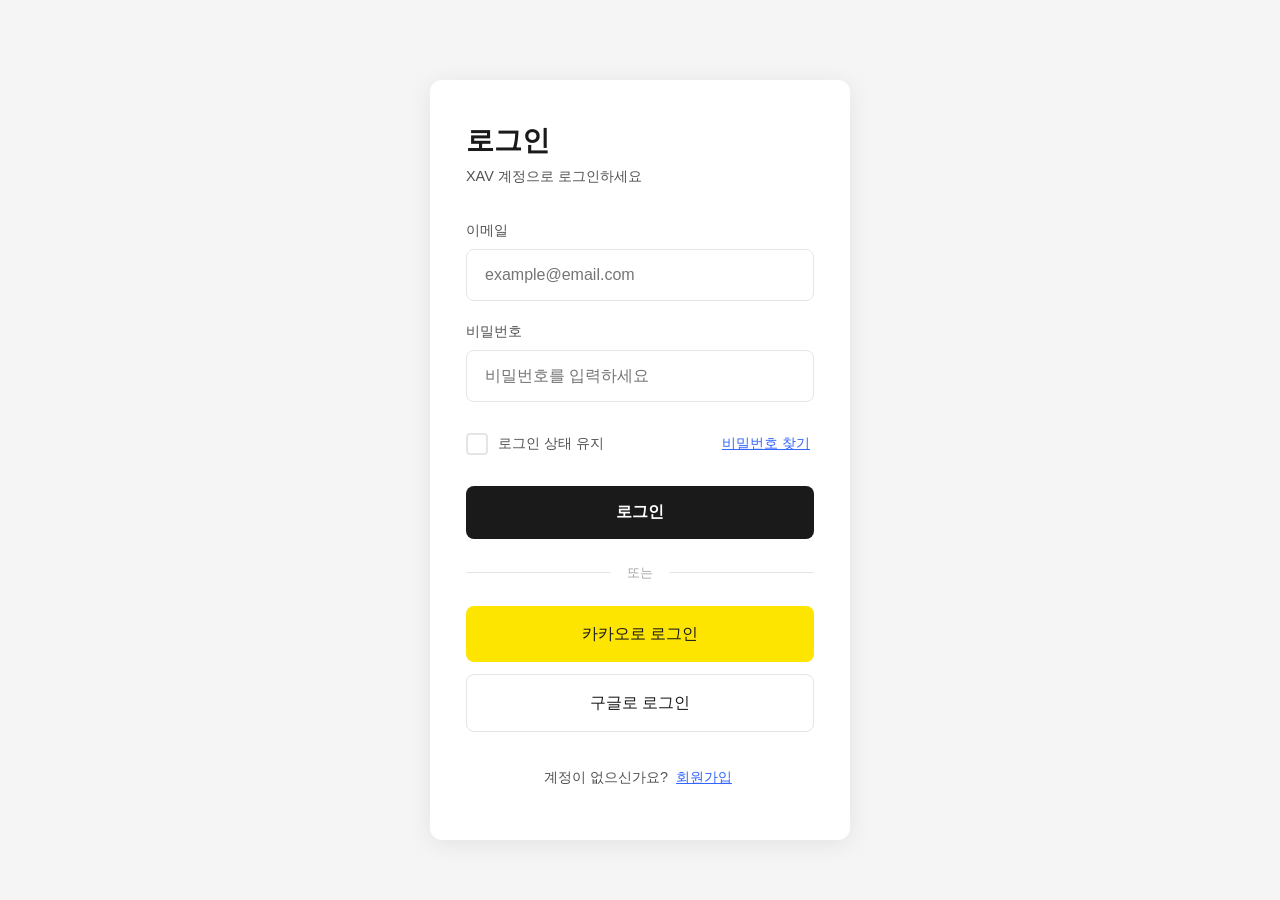
<file: login.html>
<!DOCTYPE html>
<html lang="ko">
<head>
    <meta charset="UTF-8">
    <meta name="viewport" content="width=device-width, initial-scale=1.0, maximum-scale=5.0, user-scalable=yes, viewport-fit=cover, interactive-widget=resizes-content">
    <meta name="theme-color" content="#1a1a1a">
    <title>로그인 - XAV</title>
    <link rel="stylesheet" href="css/login.css">
</head>
<body>
    <main class="login-container">
        <div class="login-card">
            <h1 class="login-title">로그인</h1>
            <p class="login-subtitle">XAV 계정으로 로그인하세요</p>

            <form class="login-form" action="#" method="post" autocomplete="on">
                <div class="input-group">
                    <label for="email">이메일</label>
                    <input 
                        type="email" 
                        id="email" 
                        name="email" 
                        placeholder="example@email.com" 
                        required 
                        autocomplete="email"
                        inputmode="email"
                    >
                </div>
                <div class="input-group">
                    <label for="password">비밀번호</label>
                    <input 
                        type="password" 
                        id="password" 
                        name="password" 
                        placeholder="비밀번호를 입력하세요" 
                        required 
                        autocomplete="current-password"
                        minlength="8"
                    >
                </div>
                <div class="form-options">
                    <label class="checkbox-wrap">
                        <input type="checkbox" name="remember" class="checkbox-input">
                        <span class="checkbox-custom"></span>
                        <span class="checkbox-label">로그인 상태 유지</span>
                    </label>
                    <a href="#find-password" class="link-text">비밀번호 찾기</a>
                </div>
                <button type="submit" class="btn-login">로그인</button>
            </form>

            <div class="divider">
                <span>또는</span>
            </div>

            <div class="social-buttons">
                <a href="#" class="btn-social" aria-label="카카오 로그인">
                    <span class="btn-social-text">카카오로 로그인</span>
                </a>
                <a href="#" class="btn-social btn-social-google" aria-label="구글 로그인">
                    <span class="btn-social-text">구글로 로그인</span>
                </a>
            </div>

            <p class="signup-link">
                계정이 없으신가요? <a href="#signup">회원가입</a>
            </p>
        </div>
    </main>
</body>
</html>
</file>
<file: css/login.css>
/* ===== 로그인 페이지 - 반응형 ===== */
/* 빠른 로딩: 시스템 폰트, 최소 의존성 */

* {
    margin: 0;
    padding: 0;
    box-sizing: border-box;
}

:root {
    --black: #1a1a1a;
    --white: #ffffff;
    --gray-100: #f5f5f5;
    --gray-200: #e5e5e5;
    --gray-400: #a3a3a3;
    --gray-600: #525252;
    --blue: #3366FF;
    --touch-min: 44px;
    --radius: 12px;
    --shadow: 0 4px 24px rgba(0, 0, 0, 0.08);
}

html {
    -webkit-text-size-adjust: 100%;
    -webkit-tap-highlight-color: transparent;
}

body {
    font-family: -apple-system, BlinkMacSystemFont, 'Segoe UI', Roboto, sans-serif;
    font-size: 16px;
    line-height: 1.5;
    color: var(--black);
    background: var(--gray-100);
    min-height: 100vh;
    min-height: 100dvh;
    display: flex;
    align-items: center;
    justify-content: center;
    padding: 20px;
    padding-bottom: env(safe-area-inset-bottom, 20px);
}

/* 모바일 키보드: 입력 시 레이아웃 유지 */
@supports (min-height: 100dvh) {
    body {
        min-height: 100dvh;
    }
}

.login-container {
    width: 100%;
    max-width: 420px;
    flex-shrink: 0;
}

.login-card {
    background: var(--white);
    border-radius: var(--radius);
    box-shadow: var(--shadow);
    padding: 32px 24px;
}

.login-title {
    font-size: 1.5rem;
    font-weight: 700;
    margin-bottom: 4px;
}

.login-subtitle {
    color: var(--gray-600);
    font-size: 0.9rem;
    margin-bottom: 28px;
}

/* ===== 폼 스타일 ===== */
.login-form {
    display: flex;
    flex-direction: column;
    gap: 20px;
}

.input-group {
    display: flex;
    flex-direction: column;
    gap: 8px;
}

.input-group label {
    font-size: 0.875rem;
    font-weight: 500;
    color: var(--gray-600);
}

.input-group input {
    width: 100%;
    padding: 14px 16px;
    min-height: var(--touch-min);
    font-size: 16px;
    border: 1px solid var(--gray-200);
    border-radius: 8px;
    background: var(--white);
    transition: border-color 0.2s;
}

/* iOS 줌 방지 + 16px로 키보드 적절한 크기 */
.input-group input:focus {
    outline: none;
    border-color: var(--blue);
    box-shadow: 0 0 0 3px rgba(51, 102, 255, 0.15);
}

/* ===== 폼 옵션 ===== */
.form-options {
    display: flex;
    justify-content: space-between;
    align-items: center;
    flex-wrap: wrap;
    gap: 12px;
}

.checkbox-wrap {
    display: flex;
    align-items: center;
    gap: 10px;
    cursor: pointer;
    min-height: var(--touch-min);
    padding: 8px 0;
}

.checkbox-input {
    position: absolute;
    opacity: 0;
    width: 1px;
    height: 1px;
}

.checkbox-custom {
    width: 22px;
    height: 22px;
    min-width: 22px;
    min-height: 22px;
    border: 2px solid var(--gray-200);
    border-radius: 4px;
    background: var(--white);
    transition: all 0.2s;
}

.checkbox-input:checked + .checkbox-custom {
    background: var(--blue);
    border-color: var(--blue);
}

.checkbox-input:focus-visible + .checkbox-custom {
    box-shadow: 0 0 0 3px rgba(51, 102, 255, 0.3);
}

.checkbox-label {
    font-size: 0.9rem;
    color: var(--gray-600);
}

.link-text {
    font-size: 0.9rem;
    color: var(--blue);
    min-height: var(--touch-min);
    display: inline-flex;
    align-items: center;
    padding: 8px 4px;
}

.link-text:hover {
    text-decoration: underline;
}

/* ===== 로그인 버튼 - 터치 친화적 ===== */
.btn-login {
    width: 100%;
    min-height: var(--touch-min);
    padding: 14px 24px;
    font-size: 1rem;
    font-weight: 600;
    color: var(--white);
    background: var(--black);
    border: none;
    border-radius: 8px;
    cursor: pointer;
    transition: background 0.2s, transform 0.1s;
}

.btn-login:hover {
    background: #333;
}

.btn-login:active {
    transform: scale(0.98);
}

.btn-login:focus-visible {
    outline: none;
    box-shadow: 0 0 0 3px rgba(0, 0, 0, 0.3);
}

/* ===== 구분선 ===== */
.divider {
    display: flex;
    align-items: center;
    gap: 16px;
    margin: 24px 0;
    color: var(--gray-400);
    font-size: 0.8rem;
}

.divider::before,
.divider::after {
    content: '';
    flex: 1;
    height: 1px;
    background: var(--gray-200);
}

/* ===== 소셜 로그인 버튼 ===== */
.social-buttons {
    display: flex;
    flex-direction: column;
    gap: 12px;
}

.btn-social {
    display: flex;
    align-items: center;
    justify-content: center;
    min-height: var(--touch-min);
    padding: 14px 24px;
    font-size: 1rem;
    font-weight: 500;
    color: var(--black);
    background: #FEE500;
    border: none;
    border-radius: 8px;
    cursor: pointer;
    text-decoration: none;
    transition: opacity 0.2s, transform 0.1s;
}

.btn-social:hover {
    opacity: 0.95;
}

.btn-social:active {
    transform: scale(0.98);
}

.btn-social:focus-visible {
    outline: none;
    box-shadow: 0 0 0 3px rgba(254, 229, 0, 0.5);
}

.btn-social-google {
    background: var(--white);
    border: 1px solid var(--gray-200);
}

.btn-social-google:hover {
    background: var(--gray-100);
}

.signup-link {
    text-align: center;
    margin-top: 24px;
    font-size: 0.9rem;
    color: var(--gray-600);
}

.signup-link a {
    color: var(--blue);
    font-weight: 500;
    min-height: var(--touch-min);
    display: inline-flex;
    align-items: center;
    padding: 8px 4px;
}

.signup-link a:hover {
    text-decoration: underline;
}

/* ===== 데스크톱 ===== */
@media (min-width: 480px) {
    .login-card {
        padding: 40px 36px;
    }

    .login-title {
        font-size: 1.75rem;
    }

    .login-subtitle {
        margin-bottom: 32px;
    }

    .input-group input {
        padding: 16px 18px;
    }

    .btn-login,
    .btn-social {
        padding: 16px 24px;
    }
}

/* ===== 모바일 - 세로 (기본) ===== */
@media (max-width: 479px) {
    body {
        padding: 16px;
        align-items: flex-start;
        padding-top: max(20px, env(safe-area-inset-top));
    }

    .login-container {
        margin-top: 20px;
        margin-bottom: 40px;
    }

    .login-card {
        padding: 28px 20px;
    }

    /* 터치 영역 확대 */
    .btn-login,
    .btn-social {
        min-height: 52px;
        padding: 16px 24px;
        font-size: 1.05rem;
    }

    .input-group input {
        min-height: 52px;
        padding: 16px 18px;
    }

    .link-text,
    .signup-link a {
        min-height: 48px;
        padding: 12px 4px;
    }

    .checkbox-wrap {
        min-height: 48px;
    }
}

/* ===== 모바일 - 가로 (랜드스케이프) ===== */
@media (max-height: 500px) and (orientation: landscape) {
    body {
        align-items: flex-start;
        padding: 12px;
        padding-bottom: 12px;
    }

    .login-container {
        margin: 0;
        max-height: 100%;
        overflow-y: auto;
    }

    .login-card {
        padding: 20px 24px;
    }

    .login-title {
        font-size: 1.25rem;
    }

    .login-subtitle {
        margin-bottom: 16px;
    }

    .login-form {
        gap: 14px;
    }

    .form-options {
        margin: 0;
    }

    .divider {
        margin: 16px 0;
    }

    .btn-login,
    .btn-social {
        min-height: var(--touch-min);
        padding: 12px 20px;
    }

    .input-group input {
        min-height: 44px;
        padding: 12px 14px;
    }
}

/* ===== 작은 모바일 ===== */
@media (max-width: 360px) {
    body {
        padding: 12px;
    }

    .login-card {
        padding: 24px 16px;
    }
}
</file>
